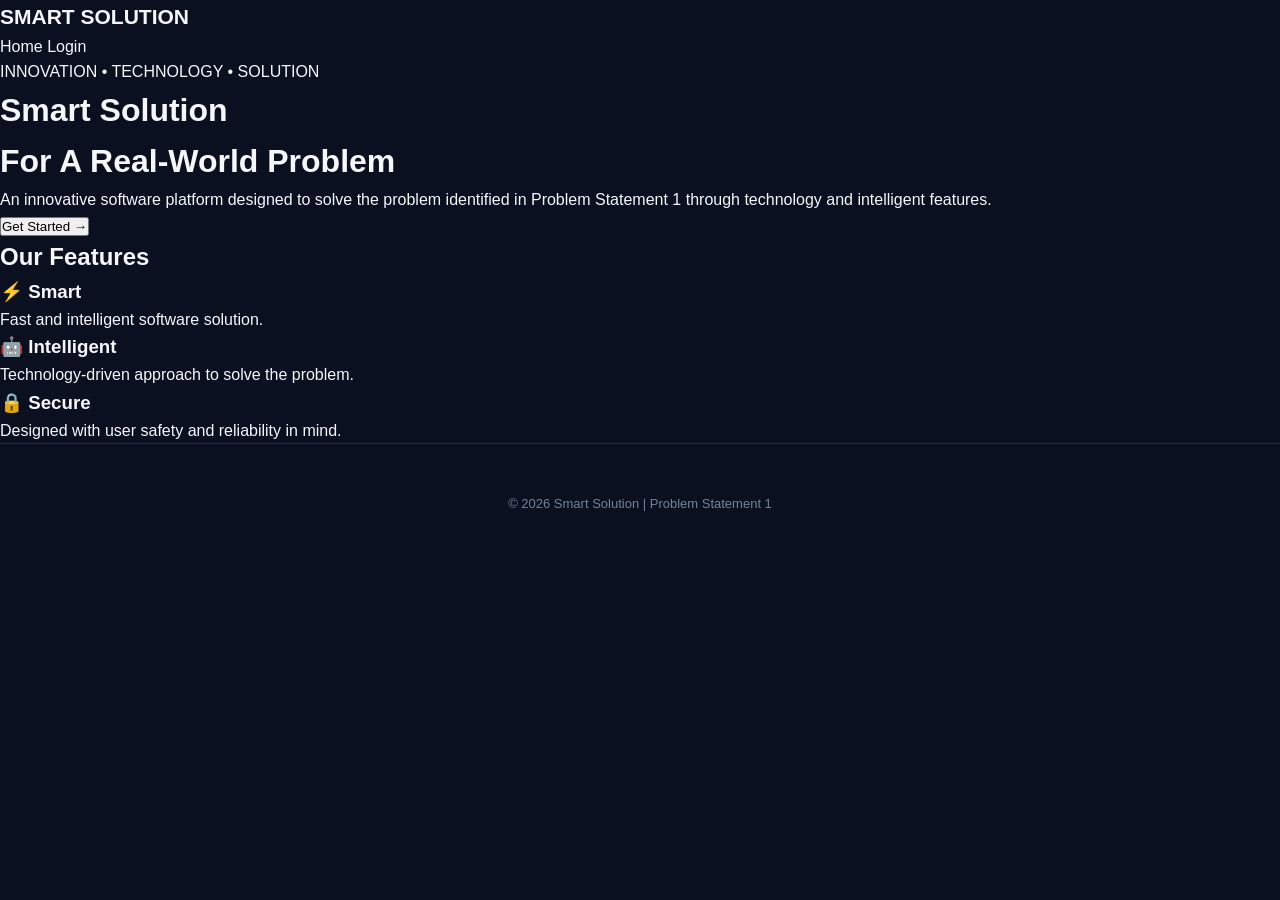
<file: Index.html>
<!DOCTYPE html>
<html lang="en">
<head>
    <meta charset="UTF-8">
    <meta name="viewport" content="width=device-width, initial-scale=1.0">
    <title>Smart Solution</title>
    <link rel="stylesheet" href="style.css">
</head>

<body>

    <header>
        <div class="logo">SMART SOLUTION</div>

        <nav>
            <a href="index.html">Home</a>
            <a href="login.html">Login</a>
        </nav>
    </header>

    <main class="hero">

        <div class="hero-content">

            <p class="tagline">INNOVATION • TECHNOLOGY • SOLUTION</p>

            <h1>
                Smart Solution<br>
                For A Real-World Problem
            </h1>

            <p class="description">
                An innovative software platform designed to solve
                the problem identified in Problem Statement 1
                through technology and intelligent features.
            </p>

            <button onclick="startSoftware()">
                Get Started →
            </button>

        </div>

    </main>

    <section class="features">

        <h2>Our Features</h2>

        <div class="feature-container">

            <div class="feature-card">
                <h3>⚡ Smart</h3>
                <p>Fast and intelligent software solution.</p>
            </div>

            <div class="feature-card">
                <h3>🤖 Intelligent</h3>
                <p>Technology-driven approach to solve the problem.</p>
            </div>

            <div class="feature-card">
                <h3>🔒 Secure</h3>
                <p>Designed with user safety and reliability in mind.</p>
            </div>

        </div>

    </section>

    <footer>
        <p>© 2026 Smart Solution | Problem Statement 1</p>
    </footer>

    <script src="script.js"></script>

</body>
      </html>
</file>
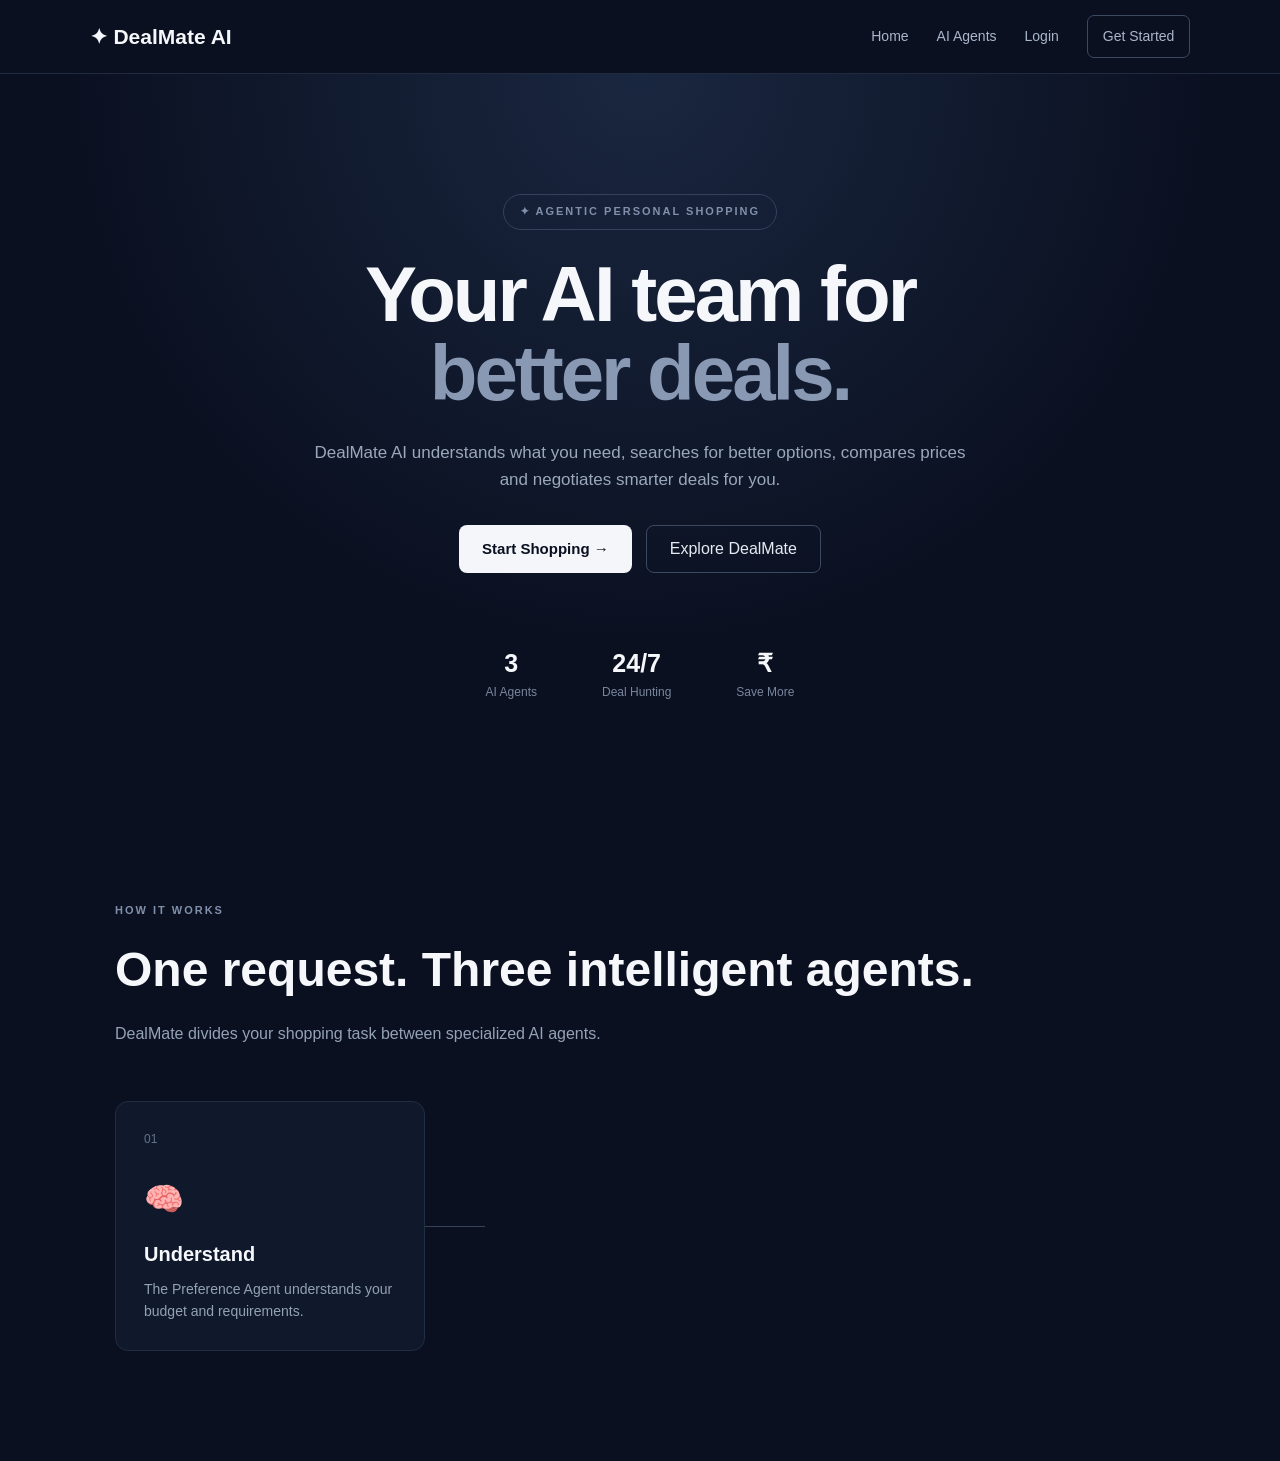
<file: index.html>
<!DOCTYPE html>
<html lang="en">

<head>
    <meta charset="UTF-8">
    <meta name="viewport" content="width=device-width, initial-scale=1.0">

    <title>DealMate AI | Smart Shopping</title>

    <link rel="stylesheet" href="style.css">
</head>

<body>

<header class="navbar">

    <a href="index.html" class="logo">
        ✦ DealMate AI
    </a>

    <nav>
        <a href="index.html">Home</a>
        <a href="#agents">AI Agents</a>
        <a href="login.html">Login</a>
        <a href="app.html" class="nav-cta">Get Started</a>
    </nav>

</header>


<main>

<!-- HERO -->

<section class="home-hero">

    <div class="hero-badge">
        ✦ AGENTIC PERSONAL SHOPPING
    </div>

    <h1>
        Your AI team for
        <span>better deals.</span>
    </h1>

    <p>
        DealMate AI understands what you need, searches for
        better options, compares prices and negotiates smarter
        deals for you.
    </p>

    <div class="hero-actions">

        <a href="app.html" class="primary-btn">
            Start Shopping →
        </a>

        <a href="#how" class="outline-btn">
            Explore DealMate
        </a>

    </div>

    <div class="hero-stats">

        <div>
            <strong>3</strong>
            <span>AI Agents</span>
        </div>

        <div>
            <strong>24/7</strong>
            <span>Deal Hunting</span>
        </div>

        <div>
            <strong>₹</strong>
            <span>Save More</span>
        </div>

    </div>

</section>


<!-- HOW IT WORKS -->

<section class="home-section" id="how">

    <div class="section-label">
        HOW IT WORKS
    </div>

    <h2>
        One request. Three intelligent agents.
    </h2>

    <p class="section-description">
        DealMate divides your shopping task between
        specialized AI agents.
    </p>


    <div class="workflow">

        <div class="workflow-item">

            <div class="workflow-number">
                01
            </div>

            <div class="workflow-icon">
                🧠
            </div>

            <h3>
                Understand
            </h3>

            <p>
                The Preference Agent understands your
                budget and requirements.
            </p>

        </div>


        <div class="workflow-line"></
</file>
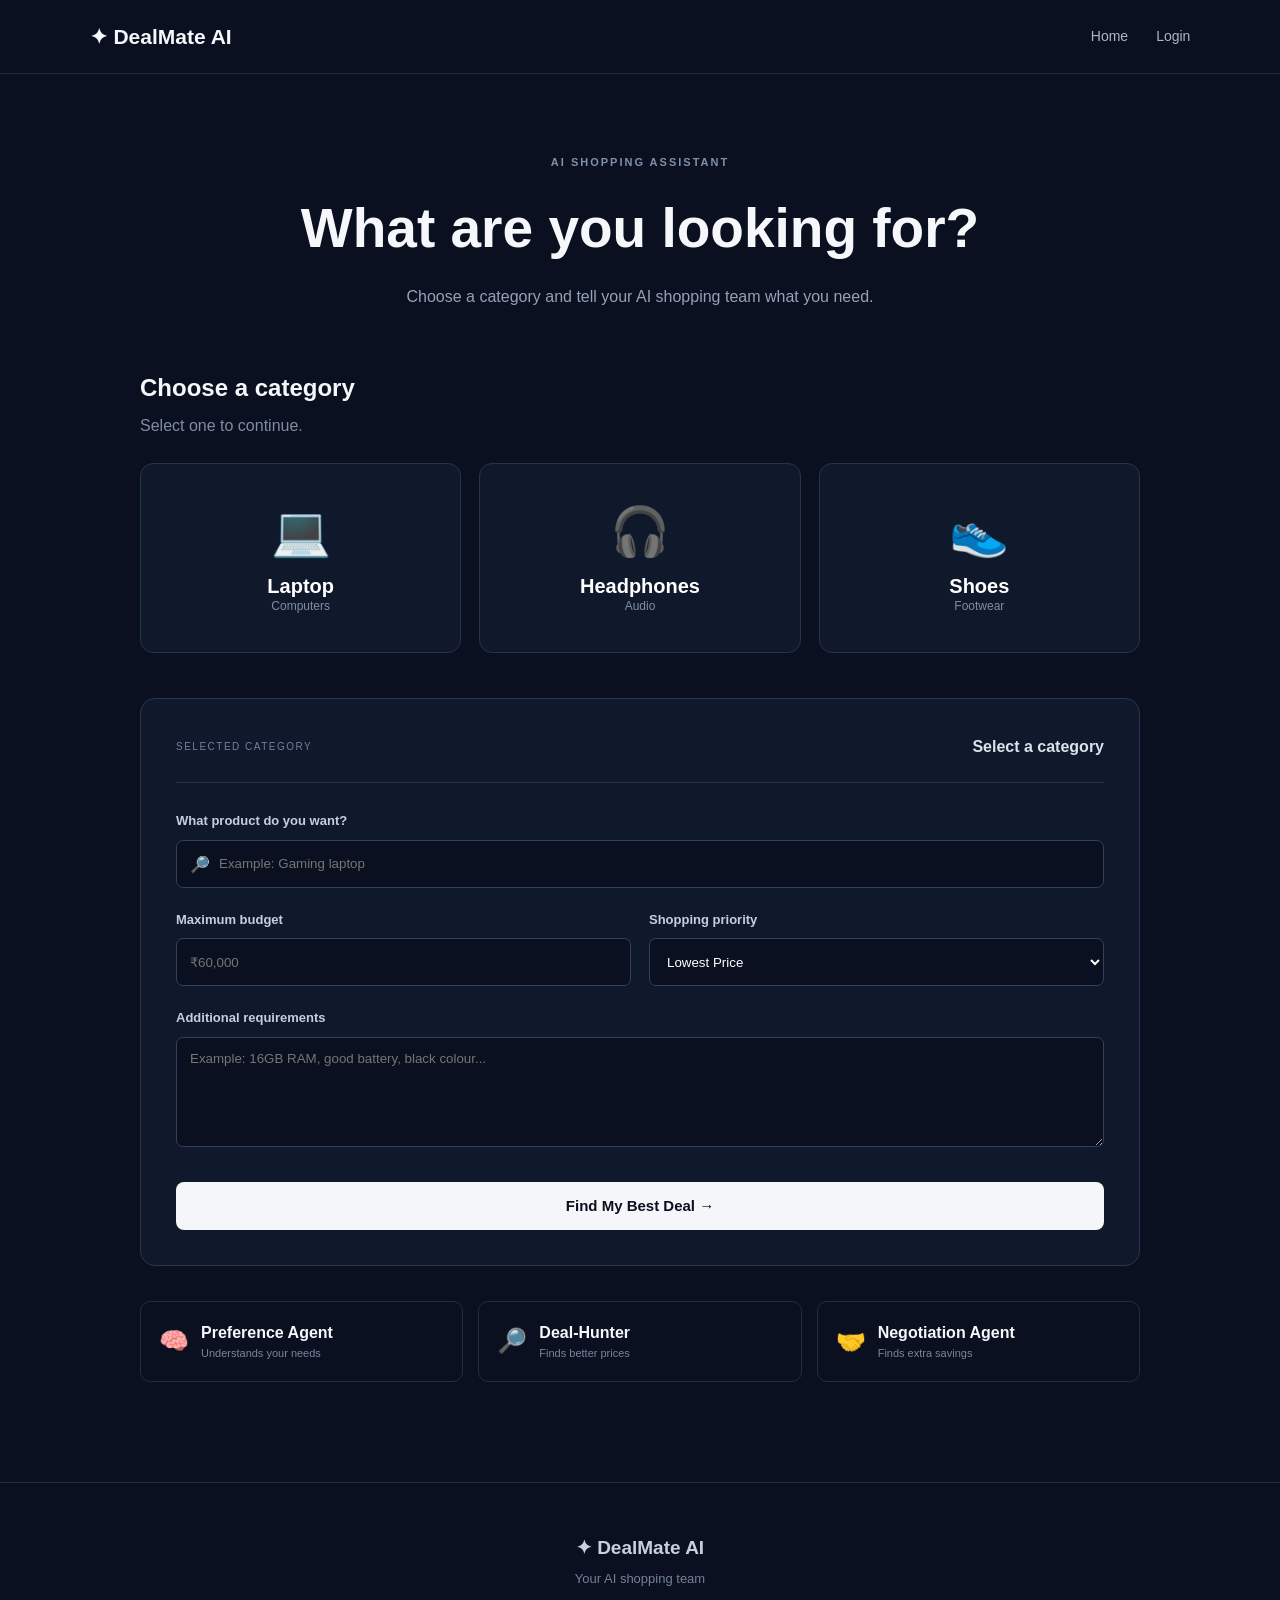
<file: app.html>
<!DOCTYPE html>
<html lang="en">

<head>

    <meta charset="UTF-8">

    <meta name="viewport" content="width=device-width, initial-scale=1.0">

    <title>Shop | DealMate AI</title>

    <link rel="stylesheet" href="style.css">

</head>

<body>

<header class="navbar">

    <a href="index.html" class="logo">
        ✦ DealMate AI
    </a>

    <nav>

        <a href="index.html">
            Home
        </a>

        <a href="login.html">
            Login
        </a>

    </nav>

</header>


<main class="shop-page">

    <div class="shop-header">

        <div class="section-label">
            AI SHOPPING ASSISTANT
        </div>

        <h1>
            What are you looking for?
        </h1>

        <p>
            Choose a category and tell your AI shopping team
            what you need.
        </p>

    </div>


    <!-- CATEGORY -->

    <section class="category-section">

        <h2>
            Choose a category
        </h2>

        <p class="category-description">
            Select one to continue.
        </p>


        <div class="category-row">

            <button
                class="category-card"
                data-category="Laptop"
            >

                <div class="category-icon">
                    💻
                </div>

                <strong>
                    Laptop
                </strong>

                <span>
                    Computers
                </span>

            </button>


            <button
                class="category-card"
                data-category="Headphones"
            >

                <div class="category-icon">
                    🎧
                </div>

                <strong>
                    Headphones
                </strong>

                <span>
                    Audio
                </span>

            </button>


            <button
                class="category-card"
                data-category="Shoes"
            >

                <div class="category-icon">
                    👟
                </div>

                <strong>
                    Shoes
                </strong>

                <span>
                    Footwear
                </span>

            </button>

        </div>

    </section>


    <!-- SHOPPING FORM -->

    <section class="shopping-panel">

        <div class="selected-category">

            <span>
                SELECTED CATEGORY
            </span>

            <strong id="selectedCategory">
                Select a category
            </strong>

        </div>


        <form id="shoppingForm">

            <div class="form-group">

                <label>
                    What product do you want?
                </label>

                <div class="search-input">

                    <span>
                        🔎
                    </span>

                    <input
                        type="text"
                        id="product"
                        placeholder="Example: Gaming laptop"
                        required
                    >

                </div>

            </div>


            <div class="form-two-columns">

                <div class="form-group">

                    <label>
                        Maximum budget
                    </label>

                    <input
                        type="number"
                        id="budget"
                        placeholder="₹60,000"
                        required
                    >

                </div>


                <div class="form-group">

                    <label>
                        Shopping priority
                    </label>

                    <select id="preference">

                        <option>
                            Lowest Price
                        </option>

                        <option>
                            Best Quality
                        </option>

                        <option>
                            Best Rating
                        </option>

                        <option>
                            Fast Delivery
                        </option>

                        <option>
                            Best Overall Value
                        </option>

                    </select>

                </div>

            </div>


            <div class="form-group">

                <label>
                    Additional requirements
                </label>

                <textarea
                    id="requirements"
                    placeholder="Example: 16GB RAM, good battery, black colour..."
                ></textarea>

            </div>


            <button
                type="submit"
                class="primary-btn search-btn"
            >
                Find My Best Deal →
            </button>

        </form>

    </section>


    <!-- AGENT PREVIEW -->

    <section class="mini-agents">

        <div class="mini-agent">

            <span>🧠</span>

            <div>
                <strong>Preference Agent</strong>
                <small>Understands your needs</small>
            </div>

        </div>


        <div class="mini-agent">

            <span>🔎</span>

            <div>
                <strong>Deal-Hunter</strong>
                <small>Finds better prices</small>
            </div>

        </div>


        <div class="mini-agent">

            <span>🤝</span>

            <div>
                <strong>Negotiation Agent</strong>
                <small>Finds extra savings</small>
            </div>

        </div>

    </section>

</main>


<footer>

    <div class="footer-logo">
        ✦ DealMate AI
    </div>

    <p>
        Your AI shopping team
    </p>

</footer>


<script src="script.js"></script>

</body>
</html>
</file>
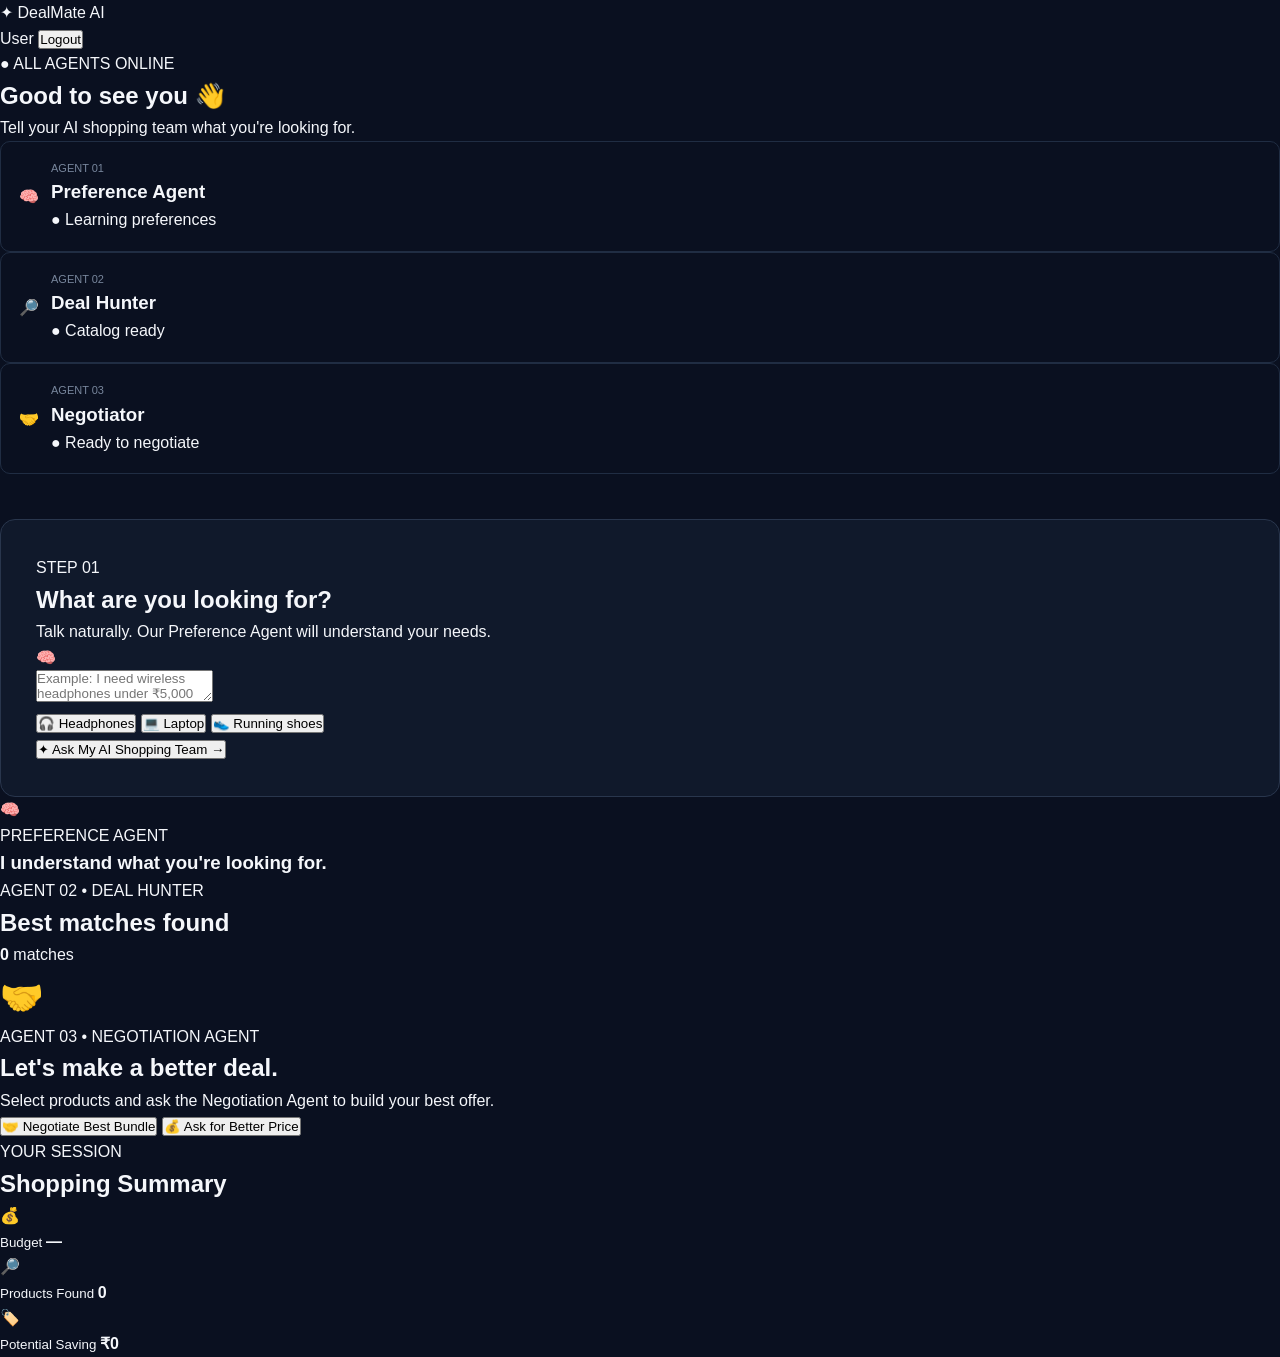
<file: dashboard.html>
<!DOCTYPE html>
<html lang="en">

<head>

    <meta charset="UTF-8">

    <meta name="viewport"
          content="width=device-width, initial-scale=1.0">

    <title>DealMate AI | Dashboard</title>

    <link rel="stylesheet" href="style.css">

</head>

<body class="app-body">


    <!-- TOP NAVIGATION -->

    <header class="app-navbar">

        <div class="brand">
            <span class="brand-icon">✦</span>
            DealMate <span>AI</span>
        </div>

        <div class="app-user">

            <span id="userNameDisplay">
                User
            </span>

            <button
                class="logout-button"
                onclick="logoutUser()">
                Logout
            </button>

        </div>

    </header>


    <main class="app-main">


        <!-- WELCOME -->

        <section class="dashboard-welcome">

            <div>

                <div class="status-pill">
                    ● ALL AGENTS ONLINE
                </div>

                <h1 id="welcomeName">
                    Good to see you 👋
                </h1>

                <p>
                    Tell your AI shopping team what you're looking for.
                </p>

            </div>

        </section>


        <!-- AGENT STATUS -->

        <section class="agent-status-grid">


            <div class="mini-agent preference">

                <div class="mini-icon">
                    🧠
                </div>

                <div>
                    <small>
                        AGENT 01
                    </small>

                    <h3>
                        Preference Agent
                    </h3>

                    <span>
                        ● Learning preferences
                    </span>
                </div>

            </div>


            <div class="mini-agent hunter">

                <div class="mini-icon">
                    🔎
                </div>

                <div>
                    <small>
                        AGENT 02
                    </small>

                    <h3>
                        Deal Hunter
                    </h3>

                    <span>
                        ● Catalog ready
                    </span>
                </div>

            </div>


            <div class="mini-agent negotiator">

                <div class="mini-icon">
                    🤝
                </div>

                <div>
                    <small>
                        AGENT 03
                    </small>

                    <h3>
                        Negotiator
                    </h3>

                    <span>
                        ● Ready to negotiate
                    </span>
                </div>

            </div>

        </section>


        <!-- SHOPPING REQUEST -->

        <section class="shopping-panel">

            <div class="panel-title">

                <div>

                    <span>
                        STEP 01
                    </span>

                    <h2>
                        What are you looking for?
                    </h2>

                    <p>
                        Talk naturally. Our Preference Agent
                        will understand your needs.
                    </p>

                </div>

                <div class="brain-icon">
                    🧠
                </div>

            </div>


            <textarea
                id="shoppingRequest"
                placeholder="Example: I need wireless headphones under ₹5,000 with good battery life..."
            ></textarea>


            <div class="quick-prompts">

                <button onclick="usePrompt('I need wireless headphones under ₹5000 with good battery life')">
                    🎧 Headphones
                </button>

                <button onclick="usePrompt('I need a laptop under ₹60000 for coding and gaming')">
                    💻 Laptop
                </button>

                <button onclick="usePrompt('I need running shoes under ₹4000 that are comfortable')">
                    👟 Running shoes
                </button>

            </div>


            <button
                class="search-button"
                onclick="startShopping()">

                ✦ Ask My AI Shopping Team →

            </button>

        </section>


        <!-- PREFERENCE RESULT -->

        <section
            id="preferenceResult"
            class="agent-result hidden">

            <div class="result-agent-icon">
                🧠
            </div>

            <div class="result-content">

                <span>
                    PREFERENCE AGENT
                </span>

                <h3>
                    I understand what you're looking for.
                </h3>

                <p id="preferenceText">
                </p>

                <div
                    id="preferenceTags"
                    class="preference-tags">
                </div>

            </div>

        </section>


        <!-- DEAL HUNTER -->

        <section
            id="productsSection"
            class="products-section hidden">

            <div class="section-title-row">

                <div>

                    <span>
                        AGENT 02 • DEAL HUNTER
                    </span>

                    <h2>
                        Best matches found
                    </h2>

                </div>

                <div class="match-count">
                    <strong id="matchCount">0</strong>
                    matches
                </div>

            </div>


            <div
                id="productsGrid"
                class="products-grid">
            </div>

        </section>


        <!-- NEGOTIATION -->

        <section
            id="negotiationSection"
            class="negotiation-section hidden">

            <div class="negotiation-header">

                <div class="negotiation-icon">
                    🤝
                </div>

                <div>

                    <span>
                        AGENT 03 • NEGOTIATION AGENT
                    </span>

                    <h2>
                        Let's make a better deal.
                    </h2>

                    <p>
                        Select products and ask the Negotiation
                        Agent to build your best offer.
                    </p>

                </div>

            </div>


            <div class="negotiation-options">

                <button onclick="negotiateBundle()">
                    🤝 Negotiate Best Bundle
                </button>

                <button onclick="negotiateDiscount()">
                    💰 Ask for Better Price
                </button>

            </div>


            <div
                id="dealResult"
                class="deal-result hidden">
            </div>

        </section>


        <!-- ACTIVITY -->

        <section class="activity-section">

            <div class="section-title-row">

                <div>

                    <span>
                        YOUR SESSION
                    </span>

                    <h2>
                        Shopping Summary
                    </h2>

                </div>

            </div>


            <div class="summary-grid">

                <div class="summary-card">

                    <span>
                        💰
                    </span>

                    <div>
                        <small>
                            Budget
                        </small>

                        <strong id="summaryBudget">
                            —
                        </strong>
                    </div>

                </div>


                <div class="summary-card">

                    <span>
                        🔎
                    </span>

                    <div>
                        <small>
                            Products Found
                        </small>

                        <strong id="summaryProducts">
                            0
                        </strong>
                    </div>

                </div>


                <div class="summary-card">

                    <span>
                        🏷️
                    </span>

                    <div>
                        <small>
                            Potential Saving
                        </small>

                        <strong id="summarySaving">
                            ₹0
                        </strong>
                    </div>

                </div>

            </div>

        </section>


    </main>


    <script src="script.js"></script>

</body>

</html>
</file>
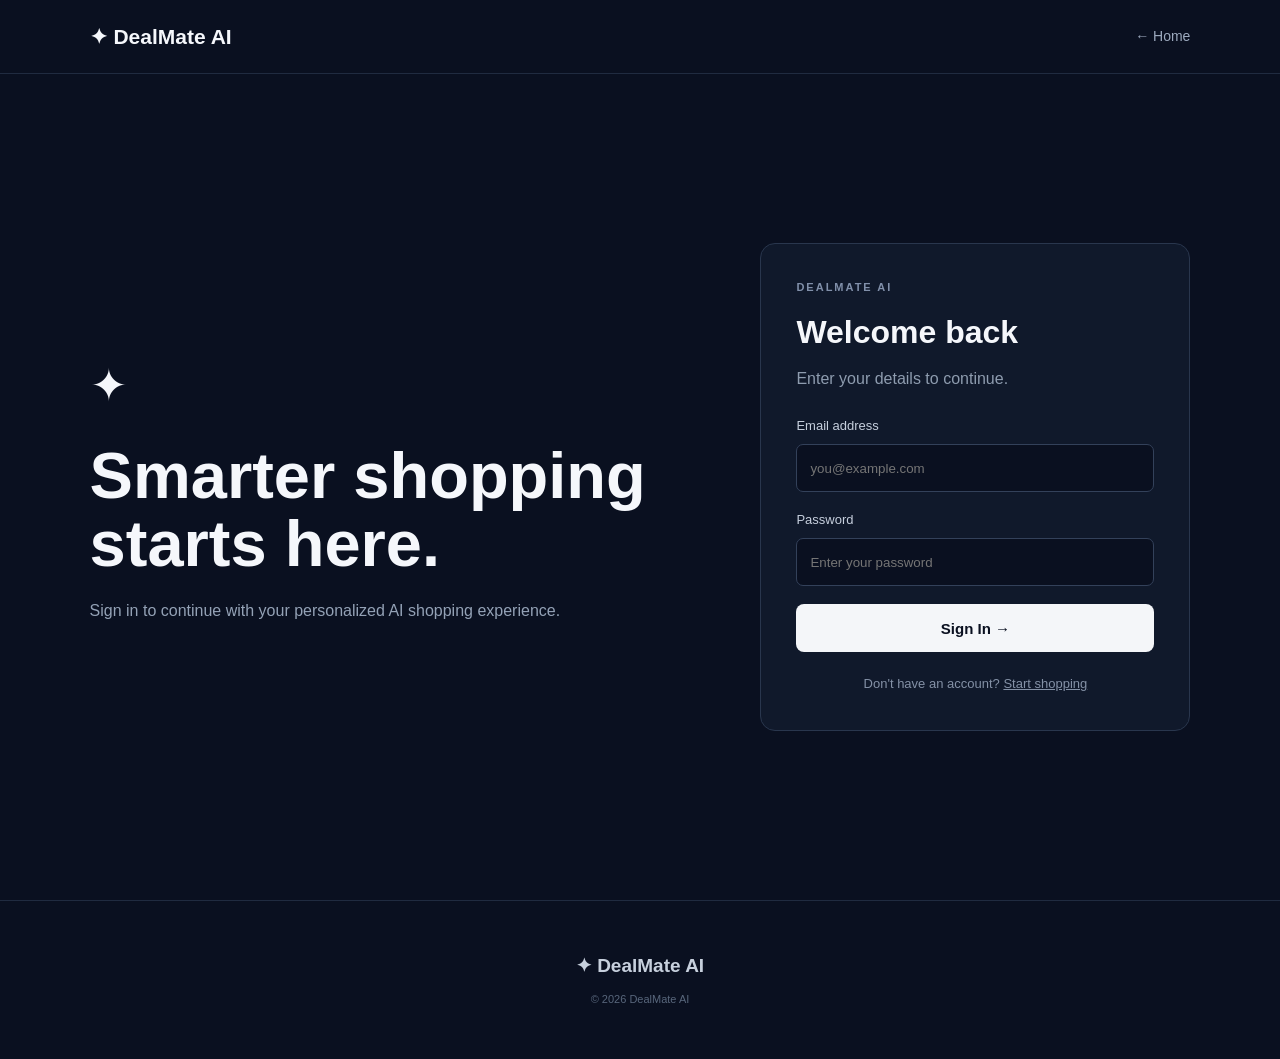
<file: login.html>
<!DOCTYPE html>
<html lang="en">

<head>

    <meta charset="UTF-8">

    <meta name="viewport" content="width=device-width, initial-scale=1.0">

    <title>Login | DealMate AI</title>

    <link rel="stylesheet" href="style.css">

</head>

<body>

<header class="simple-navbar">

    <a href="index.html" class="logo">
        ✦ DealMate AI
    </a>

    <a href="index.html" class="back-link">
        ← Home
    </a>

</header>


<main class="login-page">

    <div class="login-visual">

        <div class="login-symbol">
            ✦
        </div>

        <h1>
            Smarter shopping
            starts here.
        </h1>

        <p>
            Sign in to continue with your
            personalized AI shopping experience.
        </p>

    </div>


    <div class="login-form-box">

        <div class="section-label">
            DEALMATE AI
        </div>

        <h2>
            Welcome back
        </h2>

        <p class="form-intro">
            Enter your details to continue.
        </p>


        <form id="loginForm">

            <label>
                Email address
            </label>

            <input
                type="email"
                id="email"
                placeholder="you@example.com"
                required
            >


            <label>
                Password
            </label>

            <input
                type="password"
                id="password"
                placeholder="Enter your password"
                required
            >


            <button
                type="submit"
                class="primary-btn full-btn"
            >
                Sign In →
            </button>

        </form>


        <div id="loginMessage"></div>


        <p class="login-note">
            Don't have an account?
            <a href="app.html">
                Start shopping
            </a>
        </p>

    </div>

</main>


<footer>

    <div class="footer-logo">
        ✦ DealMate AI
    </div>

    <small>
        © 2026 DealMate AI
    </small>

</footer>


<script src="script.js"></script>

</body>
</html>
</file>
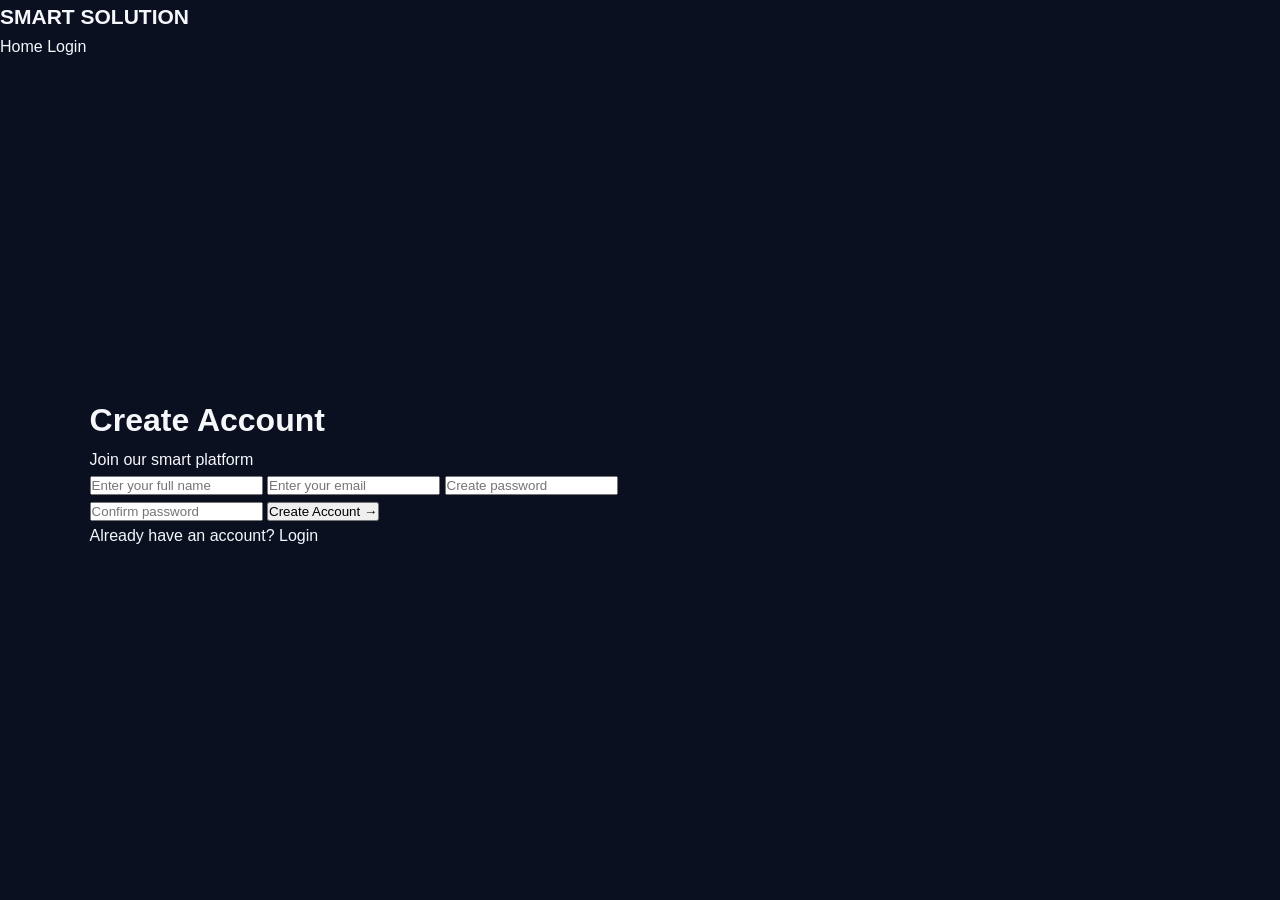
<file: Register.html>
<!DOCTYPE html>
<html lang="en">

<head>
    <meta charset="UTF-8">
    <meta name="viewport" content="width=device-width, initial-scale=1.0">

    <title>Create Account - Smart Solution</title>

    <link rel="stylesheet" href="style.css">
</head>

<body>

    <!-- Header -->

    <header>

        <div class="logo">
            SMART SOLUTION
        </div>

        <nav>
            <a href="index.html">Home</a>
            <a href="login.html">Login</a>
        </nav>

    </header>


    <!-- Register Section -->

    <main class="login-page">

        <div class="login-box">

            <h1>Create Account</h1>

            <p>Join our smart platform</p>


            <form onsubmit="registerUser(event)">

                <!-- Name -->

                <input
                    type="text"
                    id="name"
                    placeholder="Enter your full name"
                    required
                >


                <!-- Email -->

                <input
                    type="email"
                    id="registerEmail"
                    placeholder="Enter your email"
                    required
                >


                <!-- Password -->

                <input
                    type="password"
                    id="registerPassword"
                    placeholder="Create password"
                    required
                >


                <!-- Confirm Password -->

                <input
                    type="password"
                    id="confirmPassword"
                    placeholder="Confirm password"
                    required
                >


                <!-- Register Button -->

                <button type="submit">
                    Create Account →
                </button>

            </form>


            <!-- Login Link -->

            <p class="register-text">

                Already have an account?

                <a href="login.html">
                    Login
                </a>

            </p>

        </div>

    </main>


    <!-- JavaScript -->

    <script src="script.js"></script>

</body>

              </html>
</file>
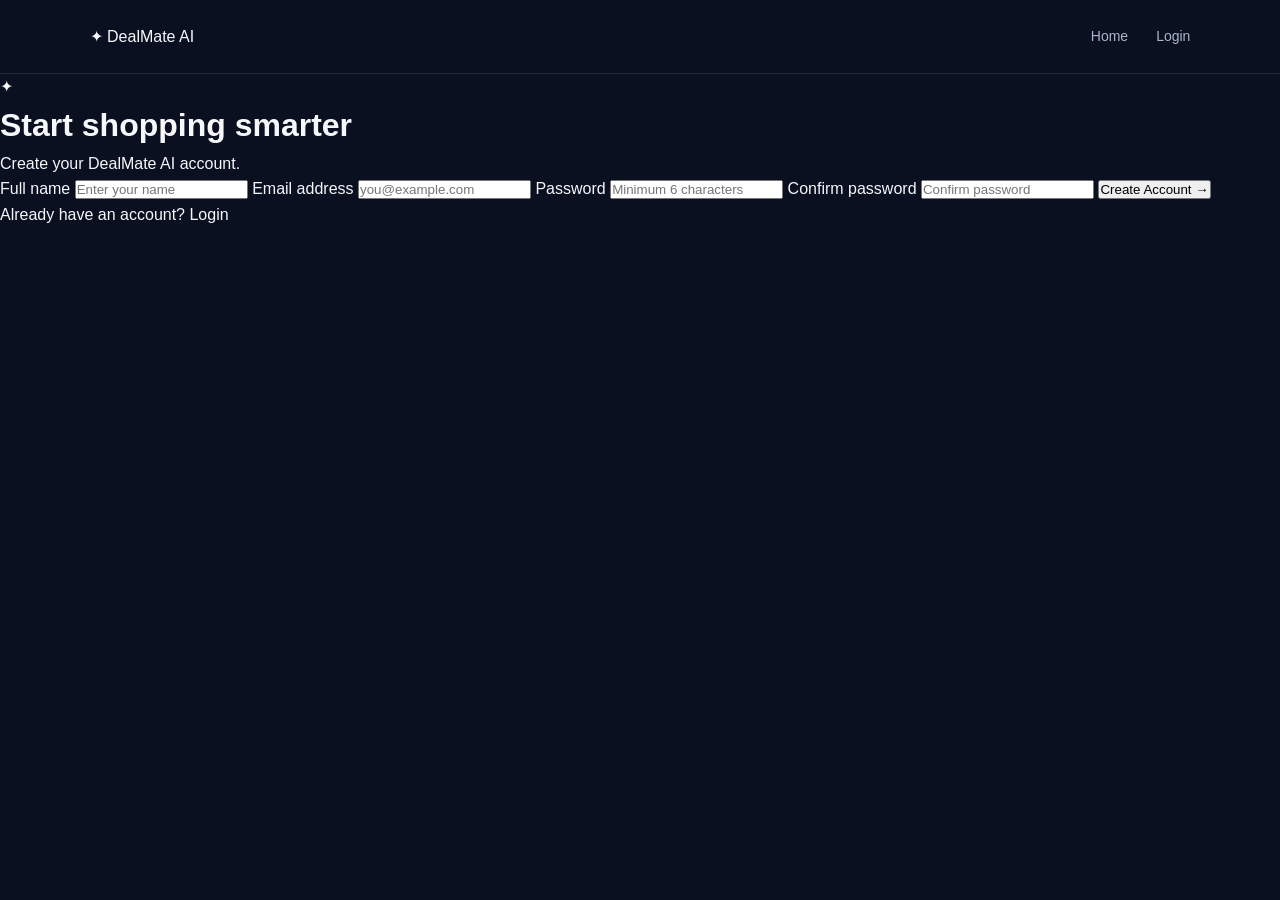
<file: register.html>
<!DOCTYPE html>
<html lang="en">

<head>

    <meta charset="UTF-8">

    <meta name="viewport"
          content="width=device-width, initial-scale=1.0">

    <title>Register | DealMate AI</title>

    <link rel="stylesheet" href="style.css">

</head>

<body>

    <header class="navbar">

        <a href="index.html" class="brand">
            <span class="brand-icon">✦</span>
            DealMate <span>AI</span>
        </a>

        <nav>
            <a href="index.html">Home</a>
            <a href="login.html">Login</a>
        </nav>

    </header>


    <main class="auth-page">

        <div class="auth-box register-box">

            <div class="auth-logo">
                ✦
            </div>

            <h1>
                Start shopping smarter
            </h1>

            <p>
                Create your DealMate AI account.
            </p>


            <form onsubmit="registerUser(event)">

                <label>Full name</label>

                <input
                    type="text"
                    id="name"
                    placeholder="Enter your name"
                    required
                >


                <label>Email address</label>

                <input
                    type="email"
                    id="registerEmail"
                    placeholder="you@example.com"
                    required
                >


                <label>Password</label>

                <input
                    type="password"
                    id="registerPassword"
                    placeholder="Minimum 6 characters"
                    required
                >


                <label>Confirm password</label>

                <input
                    type="password"
                    id="confirmPassword"
                    placeholder="Confirm password"
                    required
                >


                <button type="submit" class="full-button">
                    Create Account →
                </button>

            </form>


            <p class="auth-bottom">
                Already have an account?
                <a href="login.html">
                    Login
                </a>
            </p>

        </div>

    </main>


    <script src="script.js"></script>

</body>

</html>
</file>
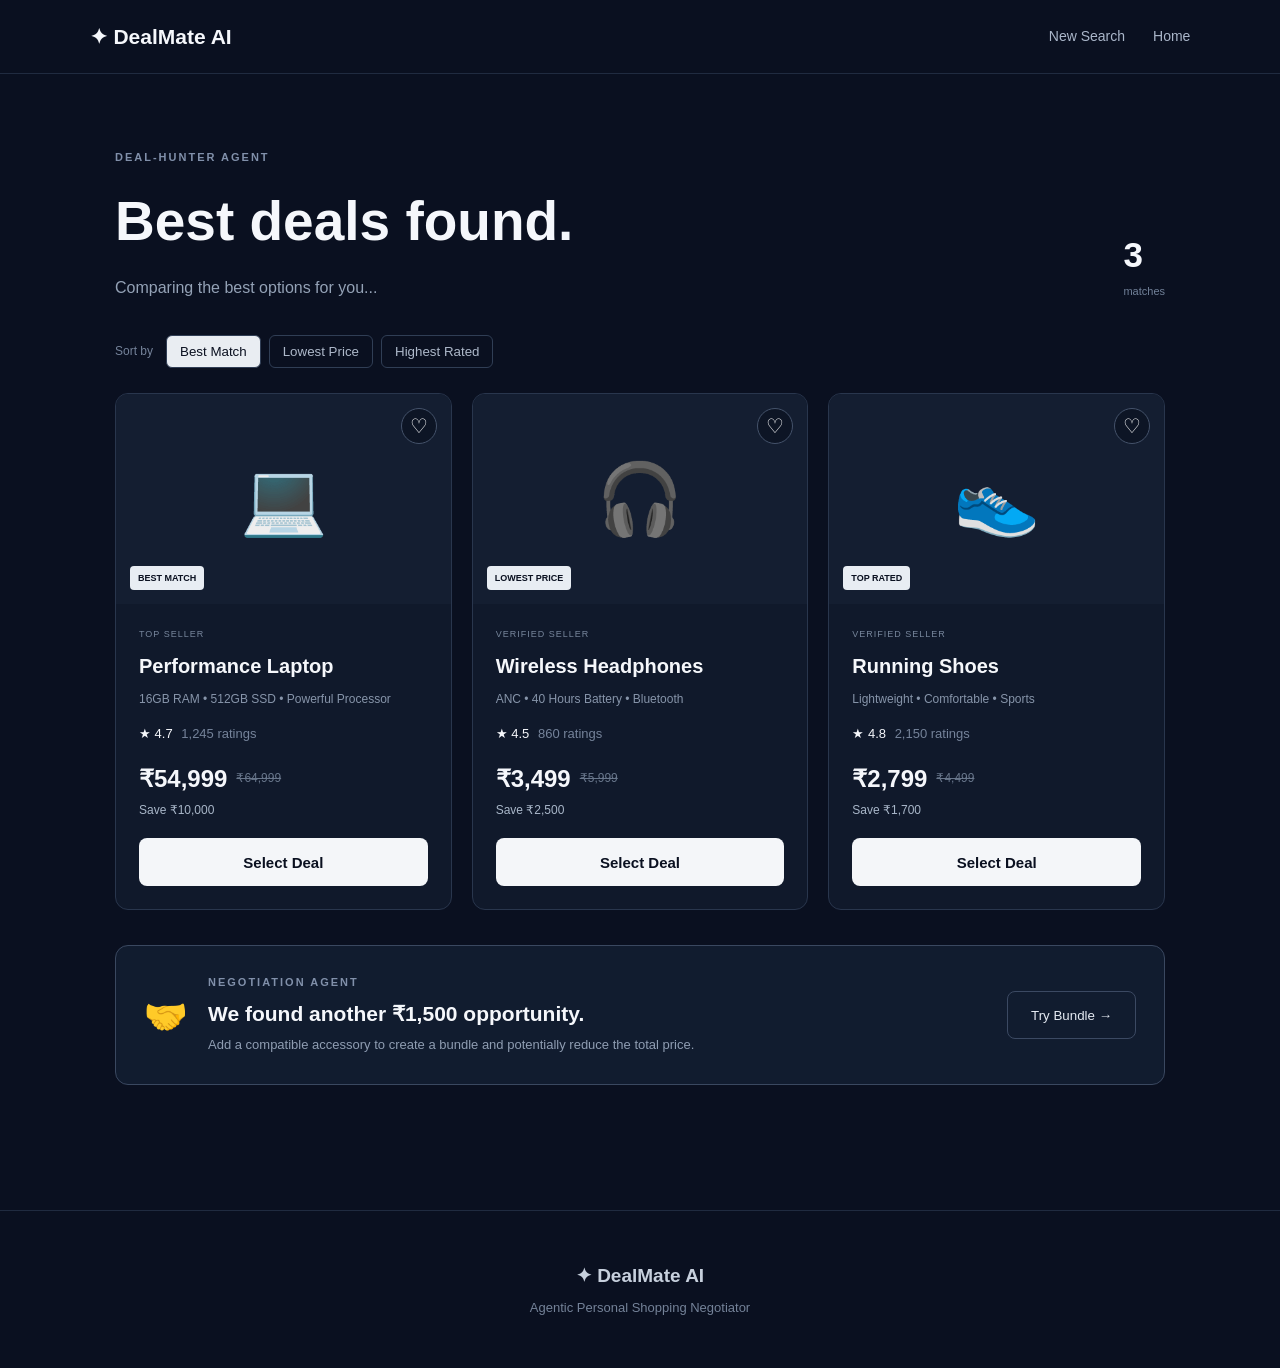
<file: results.html>
<!DOCTYPE html>
<html lang="en">

<head>

    <meta charset="UTF-8">

    <meta name="viewport" content="width=device-width, initial-scale=1.0">

    <title>Deals | DealMate AI</title>

    <link rel="stylesheet" href="style.css">

</head>

<body>

<header class="navbar">

    <a href="index.html" class="logo">
        ✦ DealMate AI
    </a>

    <nav>

        <a href="app.html">
            New Search
        </a>

        <a href="index.html">
            Home
        </a>

    </nav>

</header>


<main class="results-page">

    <div class="results-top">

        <div>

            <div class="section-label">
                DEAL-HUNTER AGENT
            </div>

            <h1>
                Best deals found.
            </h1>

            <p id="searchSummary">
                Comparing the best options for you...
            </p>

        </div>


        <div class="results-count">
            3
            <span>matches</span>
        </div>

    </div>


    <!-- FILTER BAR -->

    <div class="filter-bar">

        <span>
            Sort by
        </span>

        <button class="filter active">
            Best Match
        </button>

        <button class="filter">
            Lowest Price
        </button>

        <button class="filter">
            Highest Rated
        </button>

    </div>


    <!-- PRODUCTS -->

    <section class="deals-grid">


        <article class="deal-card">

            <div class="deal-image">
                💻

                <button
                    class="heart-btn"
                    onclick="saveDeal(this)"
                >
                    ♡
                </button>

                <span class="best-badge">
                    BEST MATCH
                </span>

            </div>


            <div class="deal-content">

                <div class="seller">
                    TOP SELLER
                </div>

                <h2>
                    Performance Laptop
                </h2>

                <p class="product-info">
                    16GB RAM • 512GB SSD • Powerful Processor
                </p>

                <div class="rating">
                    ★ 4.7
                    <span>
                        1,245 ratings
                    </span>
                </div>


                <div class="price-row">

                    <strong>
                        ₹54,999
                    </strong>

                    <del>
                        ₹64,999
                    </del>

                </div>

                <p class="saving">
                    Save ₹10,000
                </p>


                <button
                    class="primary-btn full-btn"
                    onclick="selectProduct('Performance Laptop', 54999, 10000)"
                >
                    Select Deal
                </button>

            </div>

        </article>


        <article class="deal-card">

            <div class="deal-image">
                🎧

                <button
                    class="heart-btn"
                    onclick="saveDeal(this)"
                >
                    ♡
                </button>

                <span class="best-badge">
                    LOWEST PRICE
                </span>

            </div>


            <div class="deal-content">

                <div class="seller">
                    VERIFIED SELLER
                </div>

                <h2>
                    Wireless Headphones
                </h2>

                <p class="product-info">
                    ANC • 40 Hours Battery • Bluetooth
                </p>

                <div class="rating">
                    ★ 4.5
                    <span>
                        860 ratings
                    </span>
                </div>


                <div class="price-row">

                    <strong>
                        ₹3,499
                    </strong>

                    <del>
                        ₹5,999
                    </del>

                </div>

                <p class="saving">
                    Save ₹2,500
                </p>


                <button
                    class="primary-btn full-btn"
                    onclick="selectProduct('Wireless Headphones', 3499, 2500)"
                >
                    Select Deal
                </button>

            </div>

        </article>


        <article class="deal-card">

            <div class="deal-image">
                👟

                <button
                    class="heart-btn"
                    onclick="saveDeal(this)"
                >
                    ♡
                </button>

                <span class="best-badge">
                    TOP RATED
                </span>

            </div>


            <div class="deal-content">

                <div class="seller">
                    VERIFIED SELLER
                </div>

                <h2>
                    Running Shoes
                </h2>

                <p class="product-info">
                    Lightweight • Comfortable • Sports
                </p>

                <div class="rating">
                    ★ 4.8
                    <span>
                        2,150 ratings
                    </span>
                </div>


                <div class="price-row">

                    <strong>
                        ₹2,799
                    </strong>

                    <del>
                        ₹4,499
                    </del>

                </div>

                <p class="saving">
                    Save ₹1,700
                </p>


                <button
                    class="primary-btn full-btn"
                    onclick="selectProduct('Running Shoes', 2799, 1700)"
                >
                    Select Deal
                </button>

            </div>

        </article>

    </section>


    <!-- NEGOTIATION -->

    <section class="negotiation">

        <div class="negotiation-icon">
            🤝
        </div>

        <div class="negotiation-text">

            <div class="section-label">
                NEGOTIATION AGENT
            </div>

            <h2>
                We found another ₹1,500 opportunity.
            </h2>

            <p>
                Add a compatible accessory to create a bundle
                and potentially reduce the total price.
            </p>

        </div>

        <button
            class="outline-btn"
            onclick="acceptBundle()"
        >
            Try Bundle →
        </button>

    </section>


    <div id="selectionMessage"></div>

</main>


<footer>

    <div class="footer-logo">
        ✦ DealMate AI
    </div>

    <p>
        Agentic Personal Shopping Negotiator
    </p>

</footer>


<script src="script.js"></script>

</body>
</html>
</file>
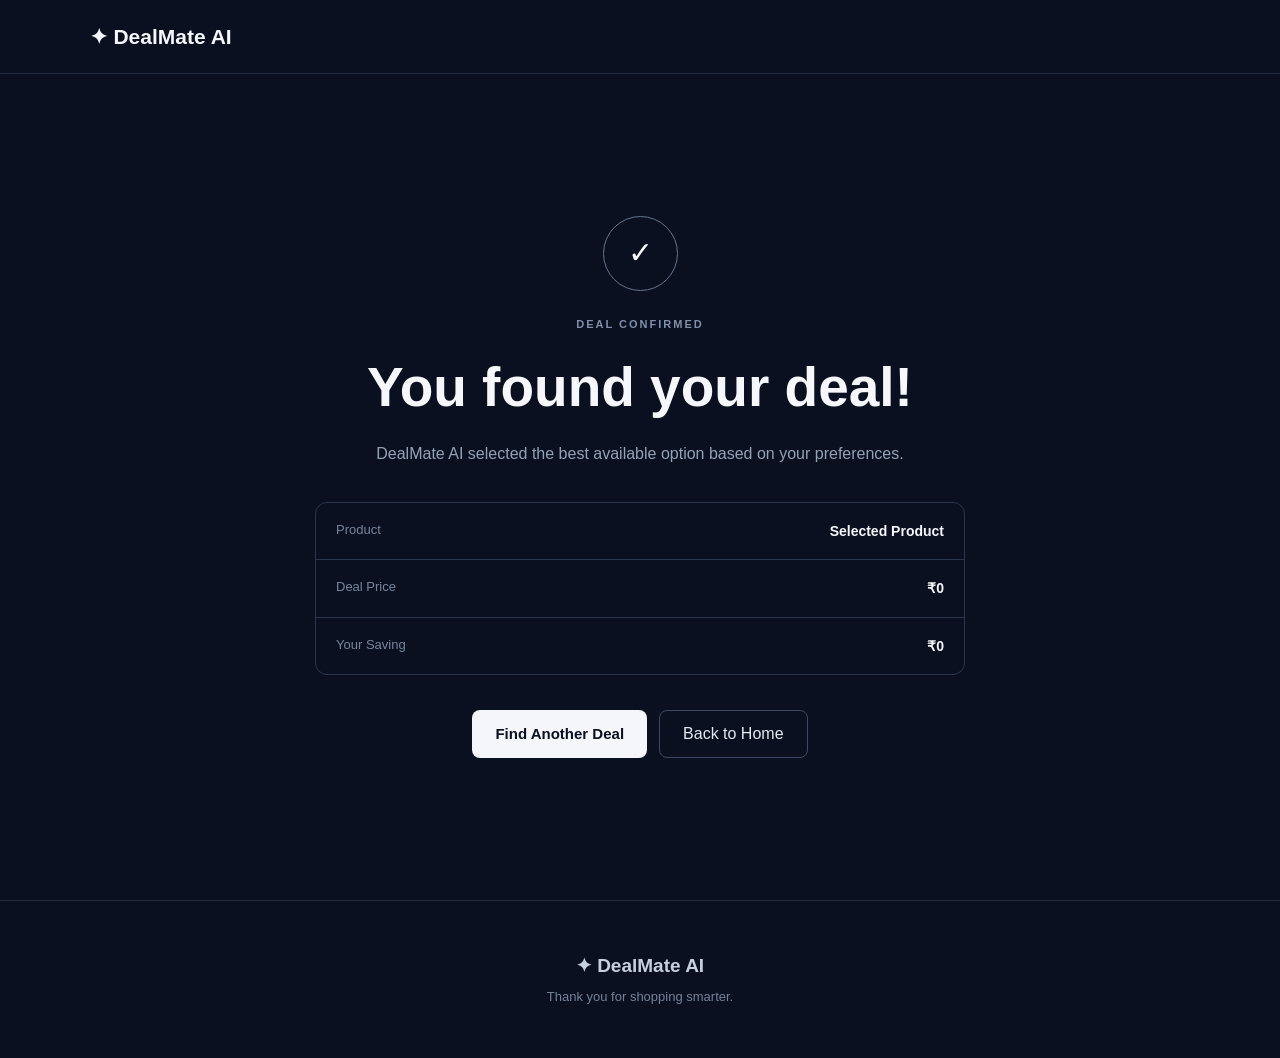
<file: success.html>
<!DOCTYPE html>
<html lang="en">

<head>

    <meta charset="UTF-8">

    <meta
        name="viewport"
        content="width=device-width, initial-scale=1.0"
    >

    <title>Deal Confirmed | DealMate AI</title>

    <link rel="stylesheet" href="style.css">

</head>

<body>

<header class="simple-navbar">

    <a href="index.html" class="logo">
        ✦ DealMate AI
    </a>

</header>


<main class="success-page">

    <div class="success-content">

        <div class="success-circle">
            ✓
        </div>

        <div class="section-label">
            DEAL CONFIRMED
        </div>

        <h1>
            You found your deal!
        </h1>

        <p>
            DealMate AI selected the best available
            option based on your preferences.
        </p>


        <div class="order-summary">

            <div>
                <span>
                    Product
                </span>

                <strong id="successProduct">
                    Selected Product
                </strong>
            </div>


            <div>
                <span>
                    Deal Price
                </span>

                <strong id="successPrice">
                    ₹0
                </strong>
            </div>


            <div>
                <span>
                    Your Saving
                </span>

                <strong id="successSaving">
                    ₹0
                </strong>
            </div>

        </div>


        <div class="success-actions">

            <a
                href="app.html"
                class="primary-btn"
            >
                Find Another Deal
            </a>

            <a
                href="index.html"
                class="outline-btn"
            >
                Back to Home
            </a>

        </div>

    </div>

</main>


<footer>

    <div class="footer-logo">
        ✦ DealMate AI
    </div>

    <p>
        Thank you for shopping smarter.
    </p>

</footer>


<script src="script.js"></script>

</body>
</html>
</file>
<file: style.css>
* {
    margin: 0;
    padding: 0;
    box-sizing: border-box;
}

html {
    scroll-behavior: smooth;
}

body {
    font-family: Arial, Helvetica, sans-serif;
    background: #0a1020;
    color: #f5f7fb;
    line-height: 1.6;
}

a {
    color: inherit;
    text-decoration: none;
}

button,
input,
select,
textarea {
    font-family: inherit;
}


/* =========================
   NAVBAR
========================= */

.navbar {
    min-height: 74px;
    padding: 0 7%;
    display: flex;
    align-items: center;
    justify-content: space-between;
    border-bottom: 1px solid #202b40;
    background: #0a1020;
    position: sticky;
    top: 0;
    z-index: 1000;
}

.logo {
    font-size: 21px;
    font-weight: 700;
}

.navbar nav {
    display: flex;
    align-items: center;
    gap: 28px;
}

.navbar nav a {
    color: #aab6c9;
    font-size: 14px;
}

.navbar nav a:hover {
    color: white;
}

.nav-cta {
    padding: 9px 15px;
    border: 1px solid #3b4962;
    border-radius: 7px;
}


/* SIMPLE NAV */

.simple-navbar {
    height: 74px;
    padding: 0 7%;
    display: flex;
    justify-content: space-between;
    align-items: center;
    border-bottom: 1px solid #202b40;
}

.back-link {
    color: #9daabe;
    font-size: 14px;
}


/* =========================
   BUTTONS
========================= */

.primary-btn {
    min-height: 48px;
    padding: 0 23px;
    display: inline-flex;
    align-items: center;
    justify-content: center;
    border: none;
    border-radius: 8px;
    background: #f4f6f9;
    color: #0a1020;
    font-weight: 700;
    font-size: 15px;
    cursor: pointer;
    transition: .25s;
}

.primary-btn:hover {
    transform: translateY(-2px);
}

.outline-btn {
    min-height: 48px;
    padding: 0 23px;
    display: inline-flex;
    align-items: center;
    justify-content: center;
    border: 1px solid #3b4962;
    border-radius: 8px;
    background: transparent;
    color: #e5eaf2;
    cursor: pointer;
}

.outline-btn:hover {
    background: #141e31;
}

.full-btn {
    width: 100%;
}


/* =========================
   HOME HERO
========================= */

.home-hero {
    min-height: 680px;
    padding: 120px 20px 90px;
    text-align: center;
    display: flex;
    flex-direction: column;
    align-items: center;
    justify-content: center;
    background:
        radial-gradient(
            circle at top,
            #1a2740,
            #0a1020 60%
        );
}

.hero-badge,
.section-label {
    color: #8190aa;
    font-size: 11px;
    font-weight: 700;
    letter-spacing: 2px;
}

.hero-badge {
    padding: 8px 16px;
    border: 1px solid #34425a;
    border-radius: 30px;
    margin-bottom: 25px;
}

.home-hero h1 {
    max-width: 850px;
    font-size: clamp(48px, 8vw, 78px);
    line-height: 1.02;
    letter-spacing: -3px;
}

.home-hero h1 span {
    display: block;
    color: #8999b4;
}

.home-hero > p {
    max-width: 680px;
    margin: 25px auto 0;
    color: #9ba8bc;
    font-size: 17px;
}

.hero-actions {
    margin-top: 32px;
    display: flex;
    gap: 14px;
}

.hero-stats {
    margin-top: 70px;
    display: flex;
    gap: 65px;
}

.hero-stats div {
    display: flex;
    flex-direction: column;
}

.hero-stats strong {
    font-size: 25px;
}

.hero-stats span {
    color: #78869d;
    font-size: 12px;
}


/* =========================
   HOME SECTIONS
========================= */

.home-section,
.agents-section {
    max-width: 1100px;
    margin: auto;
    padding: 110px 25px;
}

.home-section > h2,
.agents-section > h2 {
    margin-top: 12px;
    font-size: clamp(32px, 5vw, 48px);
}

.section-description {
    margin-top: 12px;
    color: #94a2b6;
}


/* =========================
   WORKFLOW
========================= */

.workflow {
    margin-top: 55px;
    display: grid;
    grid-template-columns: 1fr 60px 1fr 60px 1fr;
    align-items: center;
}

.workflow-item {
    min-height: 240px;
    padding: 28px;
    border: 1px solid #202d43;
    border-radius: 13px;
    background: #10192b;
}

.workflow-number {
    color: #64738b;
    font-size: 12px;
}

.workflow-icon {
    margin: 25px 0 12px;
    font-size: 32px;
}

.workflow-item h3 {
    margin-bottom: 8px;
    font-size: 20px;
}

.workflow-item p {
    color: #93a1b5;
    font-size: 14px;
}

.workflow-line {
    height: 1px;
    background: #35435a;
}


/* =========================
   AGENTS
========================= */

.agents-section {
    max-width: 1100px;
}

.agent-list {
    margin-top: 50px;
    display: grid;
    grid-template-columns: repeat(3, 1fr);
    gap: 20px;
}

.agent {
    padding: 30px;
    display: flex;
    gap: 20px;
    background: #10192b;
    border: 1px solid #202d43;
    border-radius: 13px;
}

.agent-icon {
    font-size: 28px;
}

.agent span {
    color: #64738b;
    font-size: 10px;
    letter-spacing: 1px;
}

.agent h3 {
    margin: 7px 0;
    font-size: 19px;
}

.agent p {
    color: #93a1b5;
    font-size: 14px;
}


/* =========================
   CTA
========================= */

.home-cta {
    max-width: 950px;
    margin: 30px auto 100px;
    padding: 70px 25px;
    text-align: center;
    border: 1px solid #29364d;
    border-radius: 18px;
    background: #101a2d;
}

.home-cta h2 {
    margin: 12px 0;
    font-size: clamp(35px, 6vw, 54px);
}

.home-cta p {
    color: #94a2b6;
    margin-bottom: 25px;
}


/* =========================
   LOGIN
========================= */

.login-page {
    min-height: calc(100vh - 74px);
    padding: 80px 7%;
    display: grid;
    grid-template-columns: 1fr 430px;
    gap: 100px;
    align-items: center;
}

.login-visual h1 {
    max-width: 600px;
    margin: 20px 0;
    font-size: clamp(40px, 6vw, 65px);
    line-height: 1.05;
}

.login-visual p {
    max-width: 520px;
    color: #94a2b6;
}

.login-symbol {
    font-size: 45px;
}

.login-form-box {
    padding: 35px;
    background: #10192b;
    border: 1px solid #29364d;
    border-radius: 15px;
}

.login-form-box h2 {
    margin-top: 10px;
    font-size: 32px;
}

.form-intro {
    color: #8e9caf;
    margin: 8px 0 25px;
}

.login-form-box label {
    display: block;
    margin-bottom: 7px;
    color: #c6cfdd;
    font-size: 13px;
}

.login-form-box input {
    width: 100%;
    height: 48px;
    margin-bottom: 18px;
    padding: 0 13px;
    border: 1px solid #33415a;
    border-radius: 7px;
    outline: none;
    background: #0a1020;
    color: white;
}

#loginMessage {
    margin-top: 15px;
    text-align: center;
    font-size: 13px;
}

.login-note {
    margin-top: 22px;
    text-align: center;
    color: #8491a6;
    font-size: 13px;
}

.login-note a {
    text-decoration: underline;
}


/* =========================
   SHOP PAGE
========================= */

.shop-page {
    max-width: 1050px;
    margin: auto;
    padding: 80px 25px 100px;
}

.shop-header {
    text-align: center;
    margin-bottom: 60px;
}

.shop-header h1 {
    margin: 12px 0;
    font-size: clamp(38px, 6vw, 55px);
}

.shop-header p {
    color: #94a2b6;
}


/* CATEGORY */

.category-section h2 {
    font-size: 24px;
}

.category-description {
    color: #7f8da3;
    margin-top: 5px;
}


/* IMPORTANT:
   LAPTOP + HEADPHONES + SHOES SAME ROW
*/

.category-row {
    margin-top: 25px;
    display: grid;
    grid-template-columns: repeat(3, 1fr);
    gap: 18px;
}

.category-card {
    min-height: 190px;
    padding: 25px;
    text-align: center;
    border: 1px solid #26344a;
    border-radius: 13px;
    background: #10192b;
    color: white;
    cursor: pointer;
    transition: .25s;
}

.category-card:hover,
.category-card.selected {
    transform: translateY(-4px);
    border-color: #71809a;
    background: #131e32;
}

.category-icon {
    font-size: 48px;
    margin-bottom: 15px;
}

.category-card strong {
    display: block;
    font-size: 20px;
}

.category-card span {
    color: #7f8da3;
    font-size: 12px;
}


/* SHOPPING PANEL */

.shopping-panel {
    margin-top: 45px;
    padding: 35px;
    background: #10192b;
    border: 1px solid #29364d;
    border-radius: 15px;
}

.selected-category {
    padding-bottom: 22px;
    margin-bottom: 28px;
    border-bottom: 1px solid #26334a;
    display: flex;
    justify-content: space-between;
    align-items: center;
}

.selected-category span {
    color: #718098;
    font-size: 10px;
    letter-spacing: 1.5px;
}

.selected-category strong {
    color: #dbe2ec;
}


/* FORM */

.form-group {
    margin-bottom: 22px;
}

.form-group label {
    display: block;
    margin-bottom: 8px;
    color: #c6cfdd;
    font-size: 13px;
    font-weight: 600;
}

.form-group input,
.form-group select,
.form-group textarea {
    width: 100%;
    border: 1px solid #33415a;
    border-radius: 7px;
    outline: none;
    background: #0a1020;
    color: white;
}

.form-group input,
.form-group select {
    height: 48px;
    padding: 0 13px;
}

.form-group textarea {
    min-height: 110px;
    padding: 13px;
    resize: vertical;
}

.form-two-columns {
    display: grid;
    grid-template-columns: 1fr 1fr;
    gap: 18px;
}

.search-input {
    position: relative;
}

.search-input span {
    position: absolute;
    left: 14px;
    top: 12px;
}

.search-input input {
    padding-left: 42px;
}

.search-btn {
    width: 100%;
    margin-top: 5px;
}


/* MINI AGENTS */

.mini-agents {
    margin-top: 35px;
    display: grid;
    grid-template-columns: repeat(3, 1fr);
    gap: 15px;
}

.mini-agent {
    padding: 18px;
    display: flex;
    gap: 12px;
    align-items: center;
    border: 1px solid #202d43;
    border-radius: 10px;
}

.mini-agent > span {
    font-size: 24px;
}

.mini-agent strong,
.mini-agent small {
    display: block;
}

.mini-agent small {
    color: #78869c;
    font-size: 11px;
}


/* =========================
   RESULTS
========================= */

.results-page {
    max-width: 1100px;
    margin: auto;
    padding: 75px 25px 100px;
}

.results-top {
    display: flex;
    justify-content: space-between;
    align-items: flex-end;
    margin-bottom: 35px;
}

.results-top h1 {
    margin: 10px 0;
    font-size: clamp(38px, 6vw, 55px);
}

.results-top p {
    color: #94a2b6;
}

.results-count {
    font-size: 35px;
    font-weight: 700;
}

.results-count span {
    display: block;
    color: #718098;
    font-size: 11px;
    font-weight: normal;
}


/* FILTER */

.filter-bar {
    display: flex;
    align-items: center;
    gap: 8px;
    margin-bottom: 25px;
}

.filter-bar > span {
    color: #75839a;
    font-size: 12px;
    margin-right: 5px;
}

.filter {
    padding: 8px 13px;
    border: 1px solid #303e55;
    border-radius: 6px;
    background: transparent;
    color: #aeb9ca;
    cursor: pointer;
}

.filter.active {
    background: #e9edf2;
    color: #0a1020;
}


/* DEALS */

.deals-grid {
    display: grid;
    grid-template-columns: repeat(3, 1fr);
    gap: 20px;
}

.deal-card {
    overflow: hidden;
    border: 1px solid #29364d;
    border-radius: 13px;
    background: #10192b;
}

.deal-image {
    height: 210px;
    position: relative;
    display: flex;
    align-items: center;
    justify-content: center;
    background: #141e31;
    font-size: 70px;
}

.heart-btn {
    position: absolute;
    right: 14px;
    top: 14px;
    width: 36px;
    height: 36px;
    border: 1px solid #44526a;
    border-radius: 50%;
    background: #0d1525;
    color: white;
    font-size: 20px;
    cursor: pointer;
}

.best-badge {
    position: absolute;
    left: 14px;
    bottom: 14px;
    padding: 5px 8px;
    border-radius: 4px;
    background: #e8edf3;
    color: #0a1020;
    font-size: 9px;
    font-weight: 700;
}

.deal-content {
    padding: 23px;
}

.seller {
    color: #77869c;
    font-size: 9px;
    letter-spacing: 1px;
}

.deal-content h2 {
    margin: 8px 0;
    font-size: 20px;
}

.product-info {
    color: #8795aa;
    font-size: 12px;
}

.rating {
    margin: 15px 0;
    font-size: 13px;
}

.rating span {
    color: #75839a;
    margin-left: 5px;
}

.price-row {
    display: flex;
    align-items: center;
    gap: 9px;
}

.price-row strong {
    font-size: 24px;
}

.price-row del {
    color: #68768b;
    font-size: 12px;
}

.saving {
    margin: 3px 0 18px;
    color: #a9b7c9;
    font-size: 12px;
}


/* NEGOTIATION */

.negotiation {
    margin-top: 35px;
    padding: 28px;
    display: flex;
    align-items: center;
    gap: 20px;
    border: 1px solid #3a4860;
    border-radius: 13px;
    background: #111c2f;
}

.negotiation-icon {
    font-size: 35px;
}

.negotiation-text {
    flex: 1;
}

.negotiation-text h2 {
    margin: 5px 0;
    font-size: 21px;
}

.negotiation-text p {
    color: #8f9db2;
    font-size: 13px;
}

#selectionMessage {
    margin-top: 25px;
    text-align: center;
}


/* =========================
   SUCCESS
========================= */

.success-page {
    min-height: calc(100vh - 74px);
    display: flex;
    align-items: center;
    justify-content: center;
    padding: 80px 20px;
}

.success-content {
    width: 100%;
    max-width: 650px;
    text-align: center;
}

.success-circle {
    width: 75px;
    height: 75px;
    margin: 0 auto 25px;
    display: flex;
    align-items: center;
    justify-content: center;
    border: 1px solid #65748c;
    border-radius: 50%;
    font-size: 30px;
}

.success-content h1 {
    margin: 10px 0;
    font-size: clamp(38px, 6vw, 55px);
}

.success-content > p {
    color: #94a2b6;
}

.order-summary {
    margin: 35px 0;
    border: 1px solid #29364d;
    border-radius: 12px;
    overflow: hidden;
    text-align: left;
}

.order-summary div {
    padding: 17px 20px;
    display: flex;
    justify-content: space-between;
    border-bottom: 1px solid #29364d;
}

.order-summary div:last-child {
    border-bottom: none;
}

.order-summary span {
    color: #77869c;
    font-size: 13px;
}

.order-summary strong {
    font-size: 14px;
}

.success-actions {
    display: flex;
    justify-content: center;
    gap: 12px;
}


/* =========================
   FOOTER
========================= */

footer {
    padding: 50px 20px;
    text-align: center;
    border-top: 1px solid #202b40;
    color: #748298;
}

.footer-logo {
    margin-bottom: 6px;
    color: #c7d0dd;
    font-size: 19px;
    font-weight: 600;
}

footer p {
    font-size: 13px;
}

footer small {
    display: block;
    margin-top: 10px;
    color: #58667b;
    font-size: 11px;
}


/* =========================
   PROCESSING
========================= */

.processing-box {
    min-height: 300px;
    display: flex;
    flex-direction: column;
    align-items: center;
    justify-content: center;
    text-align: center;
}

.processing-icon {
    font-size: 50px;
    margin-bottom: 20px;
}

.processing-box h2 {
    margin-bottom: 12px;
}

.processing-box p {
    color: #8f9db1;
    font-size: 14px;
}


/* =========================
   TABLET
========================= */

@media (max-width: 850px) {

    .workflow {
        grid-template-columns: 1fr;
        gap: 15px;
    }

    .workflow-line {
        display: none;
    }

    .agent-list {
        grid-template-columns: 1fr;
    }

    .login-page {
        grid-template-columns: 1fr;
        gap: 50px;
    }

    .deals-grid {
        grid-template-columns: 1fr;
    }

}


/* =========================
   MOBILE
========================= */

@media (max-width: 600px) {

    .navbar {
        min-height: auto;
        padding: 17px 20px;
        flex-direction: column;
        gap: 15px;
    }

    .navbar nav {
        gap: 15px;
        flex-wrap: wrap;
        justify-content: center;
    }

    .navbar nav a {
        font-size: 12px;
    }


    .home-hero {
        min-height: 600px;
        padding: 80px 20px;
    }

    .home-hero h1 {
        font-size: 48px;
        letter-spacing: -2px;
    }

    .hero-actions {
        width: 100%;
        flex-direction: column;
    }

    .hero-actions a {
        width: 100%;
    }

    .hero-stats {
        gap: 30px;
    }


    .home-section,
    .agents-section {
        padding: 75px 20px;
    }


    .home-cta {
        margin: 20px 15px 70px;
    }


    .login-page {
        padding: 60px 20px;
    }

    .login-visual h1 {
        font-size: 43px;
    }


    .shop-page {
        padding: 60px 15px 80px;
    }


    /*
       KEEP LAPTOP, HEADPHONES,
       SHOES IN ONE ROW ON MOBILE.
       User can swipe horizontally.
    */

    .category-row {
        display: flex;
        gap: 12px;
        overflow-x: auto;
        padding-bottom: 10px;
        scroll-snap-type: x mandatory;
    }

    .category-card {
        flex: 0 0 150px;
        min-height: 175px;
        scroll-snap-align: start;
        padding: 20px 12px;
    }

    .category-icon {
        font-size: 40px;
    }

    .category-card strong {
        font-size: 17px;
    }


    .shopping-panel {
        padding: 23px 18px;
    }

    .selected-category {
        flex-direction: column;
        align-items: flex-start;
        gap: 7px;
    }

    .form-two-columns {
        grid-template-columns: 1fr;
        gap: 0;
    }

    .mini-agents {
        grid-template-columns: 1fr;
    }


    .results-page {
        padding: 60px 15px 80px;
    }

    .results-top {
        align-items: flex-start;
        gap: 20px;
    }

    .results-count {
        display: none;
    }

    .filter-bar {
        overflow-x: auto;
        white-space: nowrap;
    }


    .negotiation {
        flex-direction: column;
        align-items: flex-start;
    }

    .negotiation .outline-btn {
        width: 100%;
    }


    .success-actions {
        flex-direction: column;
    }

    .success-actions a {
        width: 100%;
    }


    .simple-navbar {
        padding: 0 20px;
    }

}
</file>
